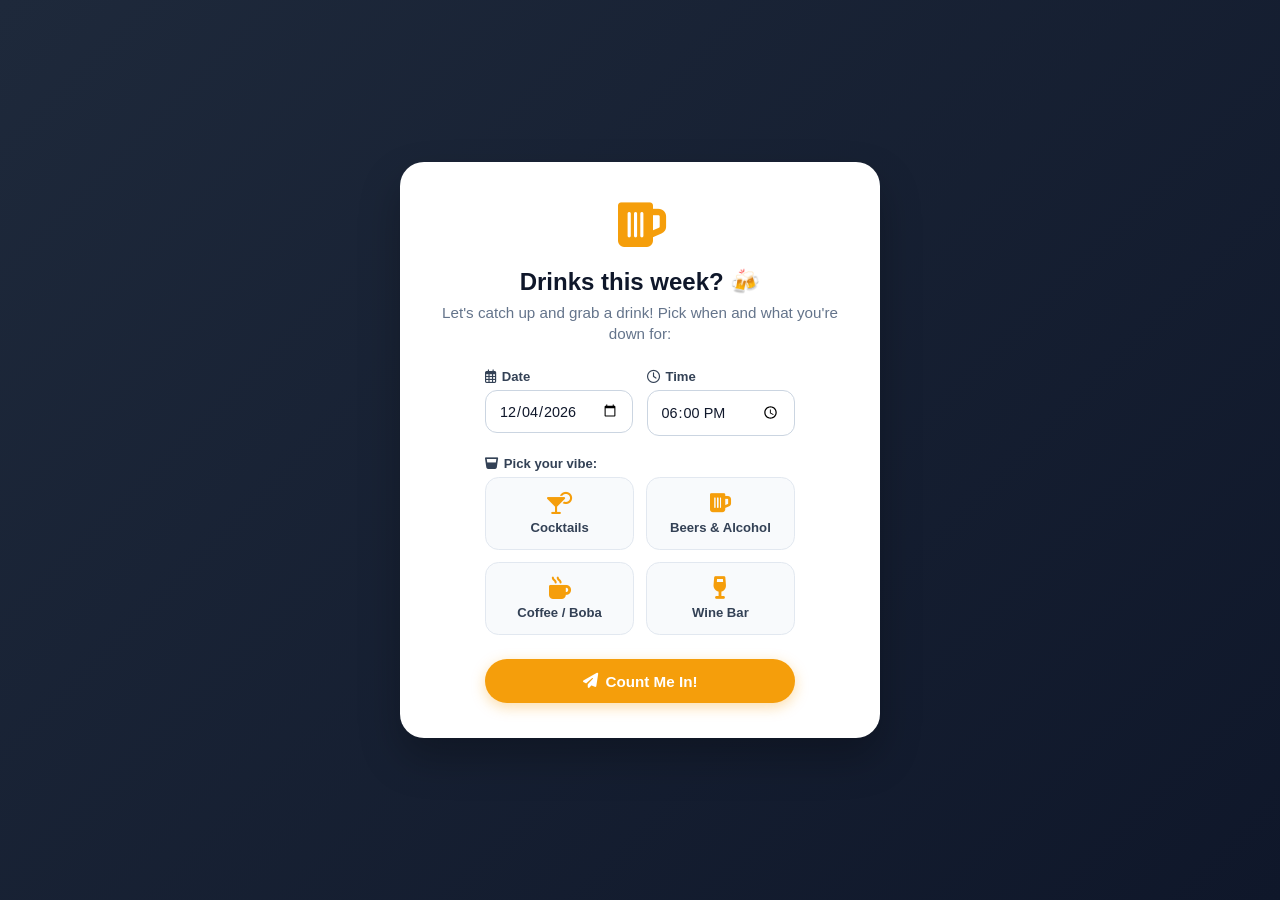
<file: friends-drinks.html>
<!DOCTYPE html>
<html lang="en">
<head>
    <meta charset="UTF-8">
    <meta name="viewport" content="width=device-width, initial-scale=1.0">
    <title>Drinks & Hangout? 🍻</title>
    <link rel="stylesheet" href="https://cdnjs.cloudflare.com/ajax/libs/font-awesome/6.4.0/css/all.min.css">
    <link rel="stylesheet" href="friends-drinks.css">
</head>
<body>

    <div class="drinks-card-container" id="drinksContainer">
        <!-- Step 1: Invite & Details -->
        <div id="inviteView" class="card-view active">
            <div class="icon-header">
                <i class="fa-solid fa-beer-mug-empty beer-bounce"></i>
            </div>
            <h1 class="main-heading">Drinks this week? 🍻</h1>
            <p class="sub-heading">Let's catch up and grab a drink! Pick when and what you're down for:</p>

            <form id="inviteForm" onsubmit="handleFormSubmit(event)">
                <!-- Date & Time Inputs -->
                <div class="form-group-row">
                    <div class="input-group">
                        <label for="eventDate"><i class="fa-regular fa-calendar-days"></i> Date</label>
                        <input type="date" id="eventDate" required>
                    </div>
                    <div class="input-group">
                        <label for="eventTime"><i class="fa-regular fa-clock"></i> Time</label>
                        <input type="time" id="eventTime" required>
                    </div>
                </div>

                <!-- Drink Preferences Grid -->
                <label class="section-label"><i class="fa-solid fa-whiskey-glass"></i> Pick your vibe:</label>
                <div class="drink-options-grid">
                    <div class="option-card" onclick="selectDrink(this, 'Cocktails & Lounge')">
                        <i class="fa-solid fa-martini-glass-citrus"></i>
                        <span>Cocktails</span>
                    </div>
                    <div class="option-card" onclick="selectDrink(this, 'Beer & Pub')">
                        <i class="fa-solid fa-beer-mug-empty"></i>
                        <span>Beers & Alcohol</span>
                    </div>
                    <div class="option-card" onclick="selectDrink(this, 'Coffee & Tea')">
                        <i class="fa-solid fa-mug-hot"></i>
                        <span>Coffee / Boba</span>
                    </div>
                    <div class="option-card" onclick="selectDrink(this, 'Wine & Dine')">
                        <i class="fa-solid fa-wine-glass"></i>
                        <span>Wine Bar</span>
                    </div>
                </div>

                <button type="submit" class="btn btn-primary">
                    <i class="fa-solid fa-paper-plane"></i> Count Me In!
                </button>
            </form>
        </div>

        <!-- Step 2: Confirmation & Summary -->
        <div id="confirmView" class="card-view">
            <div class="icon-header">
                <i class="fa-solid fa-circle-check success-icon"></i>
            </div>
            <h1 class="main-heading">It's a plan! 🎉</h1>
            <p class="sub-heading">Here are the details for our hangout:</p>

            <div class="summary-box">
                <div class="summary-item">
                    <i class="fa-regular fa-calendar"></i>
                    <span id="summaryDate">--</span>
                </div>
                <div class="summary-item">
                    <i class="fa-regular fa-clock"></i>
                    <span id="summaryTime">--</span>
                </div>
                <div class="summary-item">
                    <i class="fa-solid fa-glass-water"></i>
                    <span id="summaryDrink">--</span>
                </div>
            </div>

            <button class="btn btn-primary" onclick="copyPlan()">
                <i class="fa-solid fa-copy"></i> Copy Invitation Text
            </button>
        </div>
    </div>

    <script src="friends-drinks.js"></script>
</body>
</html>
</file>
<file: friends-drinks.css>
* {
    box-sizing: border-box;
    margin: 0;
    padding: 0;
    font-family: -apple-system, BlinkMacSystemFont, "Segoe UI", Roboto, Helvetica, Arial, sans-serif;
}

body {
    background: linear-gradient(135deg, #1e293b 0%, #0f172a 100%);
    min-height: 100vh;
    display: flex;
    justify-content: center;
    align-items: center;
    padding: 1.5rem;
}

.drinks-card-container {
    background: #ffffff;
    width: 100%;
    max-width: 480px;
    border-radius: 1.5rem;
    padding: 2.2rem 1.8rem;
    box-shadow: 0 20px 40px rgba(0, 0, 0, 0.25);
    text-align: center;
}

.card-view {
    display: none;
    flex-direction: column;
    align-items: center;
}

.card-view.active {
    display: flex;
}

.icon-header {
    font-size: 3.2rem;
    color: #f59e0b;
    margin-bottom: 0.75rem;
}

.beer-bounce {
    animation: bounce 1.5s infinite ease-in-out;
}

@keyframes bounce {
    0%, 100% { transform: translateY(0); }
    50% { transform: translateY(-8px); }
}

.main-heading {
    font-size: 1.5rem;
    color: #0f172a;
    font-weight: 800;
    margin-bottom: 0.4rem;
}

.sub-heading {
    font-size: 0.95rem;
    color: #64748b;
    line-height: 1.4;
    margin-bottom: 1.5rem;
}

/* Date & Time Input Layout */
.form-group-row {
    display: grid;
    grid-template-columns: 1fr 1fr;
    gap: 0.85rem;
    width: 100%;
    margin-bottom: 1.25rem;
}

.input-group {
    display: flex;
    flex-direction: column;
    text-align: left;
}

.input-group label, .section-label {
    font-size: 0.82rem;
    font-weight: 700;
    color: #334155;
    margin-bottom: 0.4rem;
    display: flex;
    align-items: center;
    gap: 0.35rem;
}

.input-group input {
    padding: 0.7rem 0.8rem;
    border: 1.5px solid #cbd5e1;
    border-radius: 0.75rem;
    font-size: 0.9rem;
    color: #0f172a;
    outline: none;
    transition: border-color 0.2s;
}

.input-group input:focus {
    border-color: #f59e0b;
}

/* Drink Preference Cards Grid */
.section-label {
    width: 100%;
    text-align: left;
}

.drink-options-grid {
    display: grid;
    grid-template-columns: 1fr 1fr;
    gap: 0.75rem;
    width: 100%;
    margin-bottom: 1.5rem;
}

.option-card {
    border: 1.5px solid #e2e8f0;
    border-radius: 0.85rem;
    padding: 0.85rem;
    display: flex;
    flex-direction: column;
    align-items: center;
    gap: 0.4rem;
    cursor: pointer;
    transition: all 0.2s ease;
    background: #f8fafc;
}

.option-card i {
    font-size: 1.4rem;
    color: #f59e0b;
}

.option-card span {
    font-size: 0.82rem;
    font-weight: 600;
    color: #334155;
}

.option-card:hover, .option-card.selected {
    border-color: #f59e0b;
    background-color: #fef3c7;
}

/* Primary Button */
.btn {
    width: 100%;
    padding: 0.85rem 1.25rem;
    border-radius: 9999px;
    font-size: 0.95rem;
    font-weight: 700;
    border: none;
    cursor: pointer;
    transition: background-color 0.2s, transform 0.1s;
    display: inline-flex;
    align-items: center;
    justify-content: center;
    gap: 0.5rem;
}

.btn-primary {
    background-color: #f59e0b;
    color: #ffffff;
    box-shadow: 0 4px 14px rgba(245, 158, 11, 0.35);
}

.btn-primary:hover {
    background-color: #d97706;
}

/* Summary Confirmation Card */
.success-icon {
    color: #10b981;
}

.summary-box {
    background-color: #f8fafc;
    border: 1px solid #e2e8f0;
    border-radius: 1rem;
    padding: 1.25rem;
    width: 100%;
    margin-bottom: 1.5rem;
    display: flex;
    flex-direction: column;
    gap: 0.75rem;
    text-align: left;
}

.summary-item {
    display: flex;
    align-items: center;
    gap: 0.75rem;
    font-size: 0.95rem;
    font-weight: 600;
    color: #1e293b;
}

.summary-item i {
    color: #f59e0b;
    font-size: 1.1rem;
    width: 20px;
}
</file>
